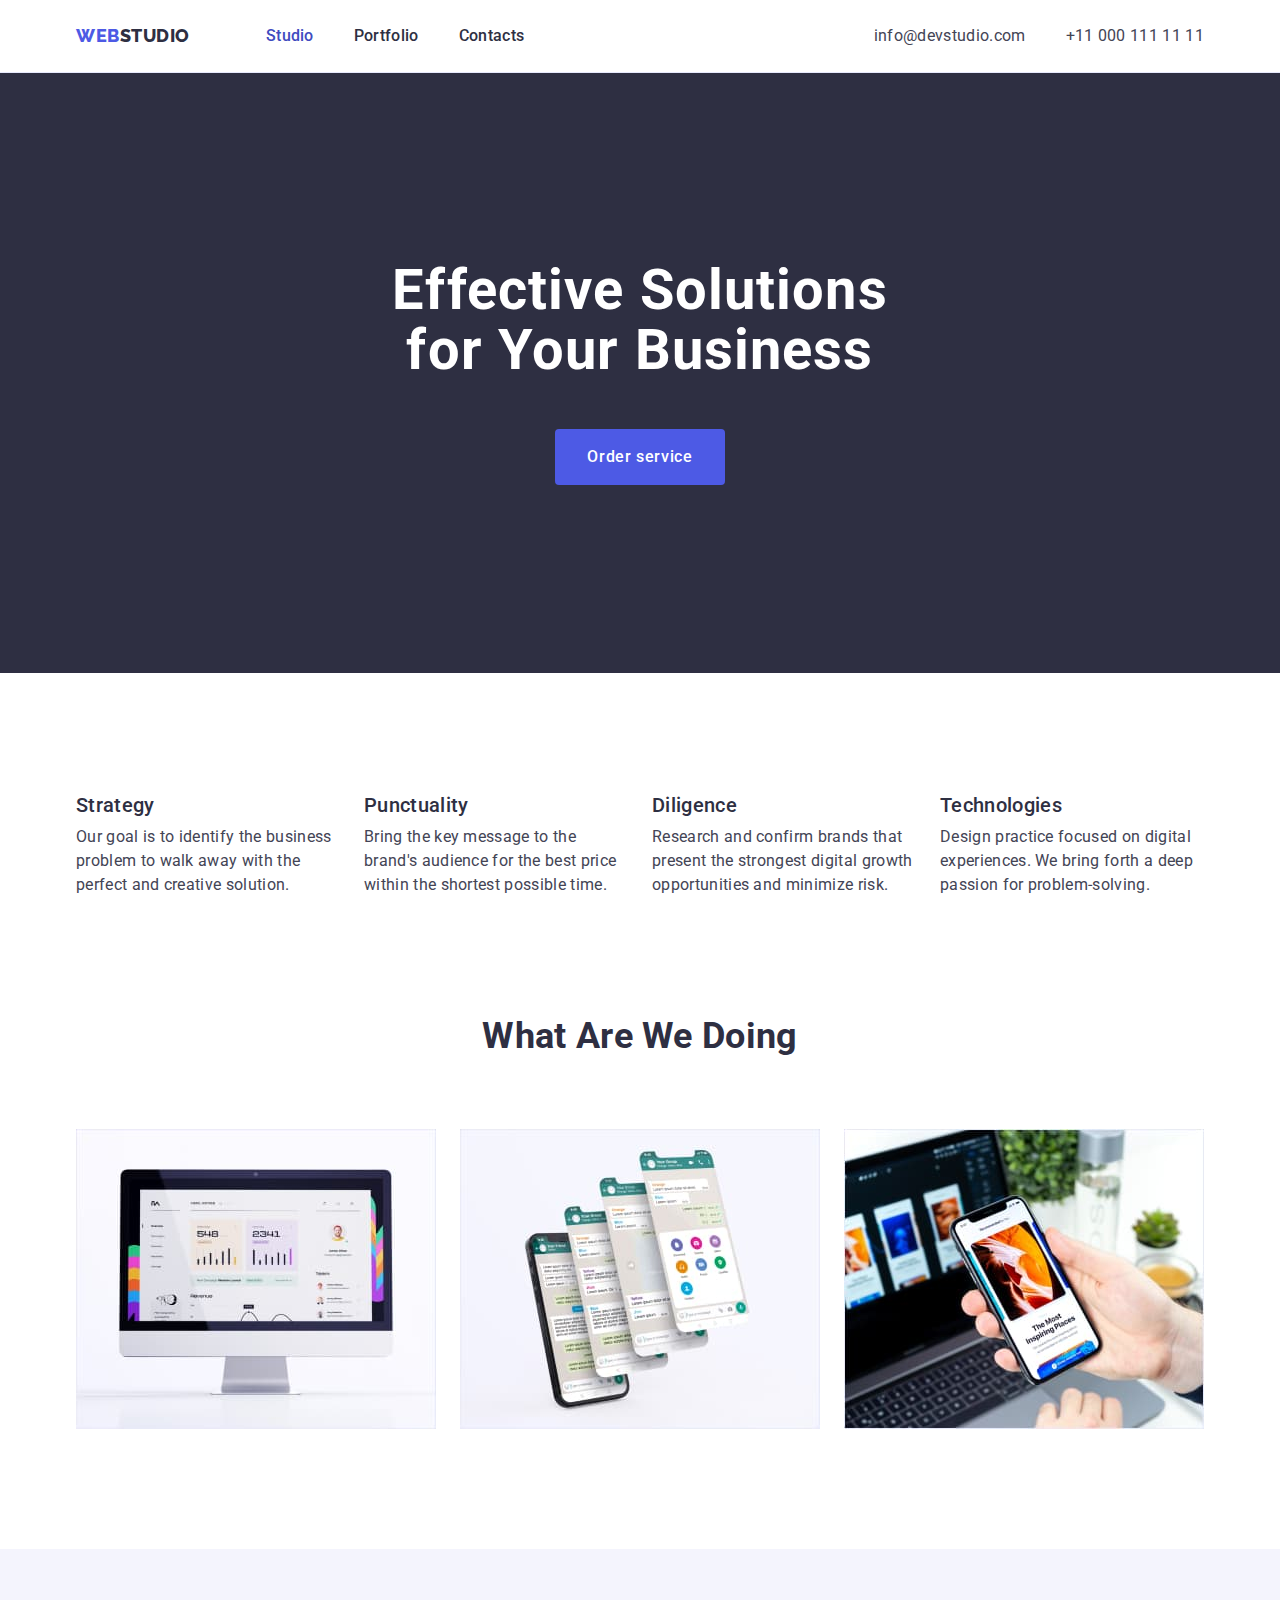
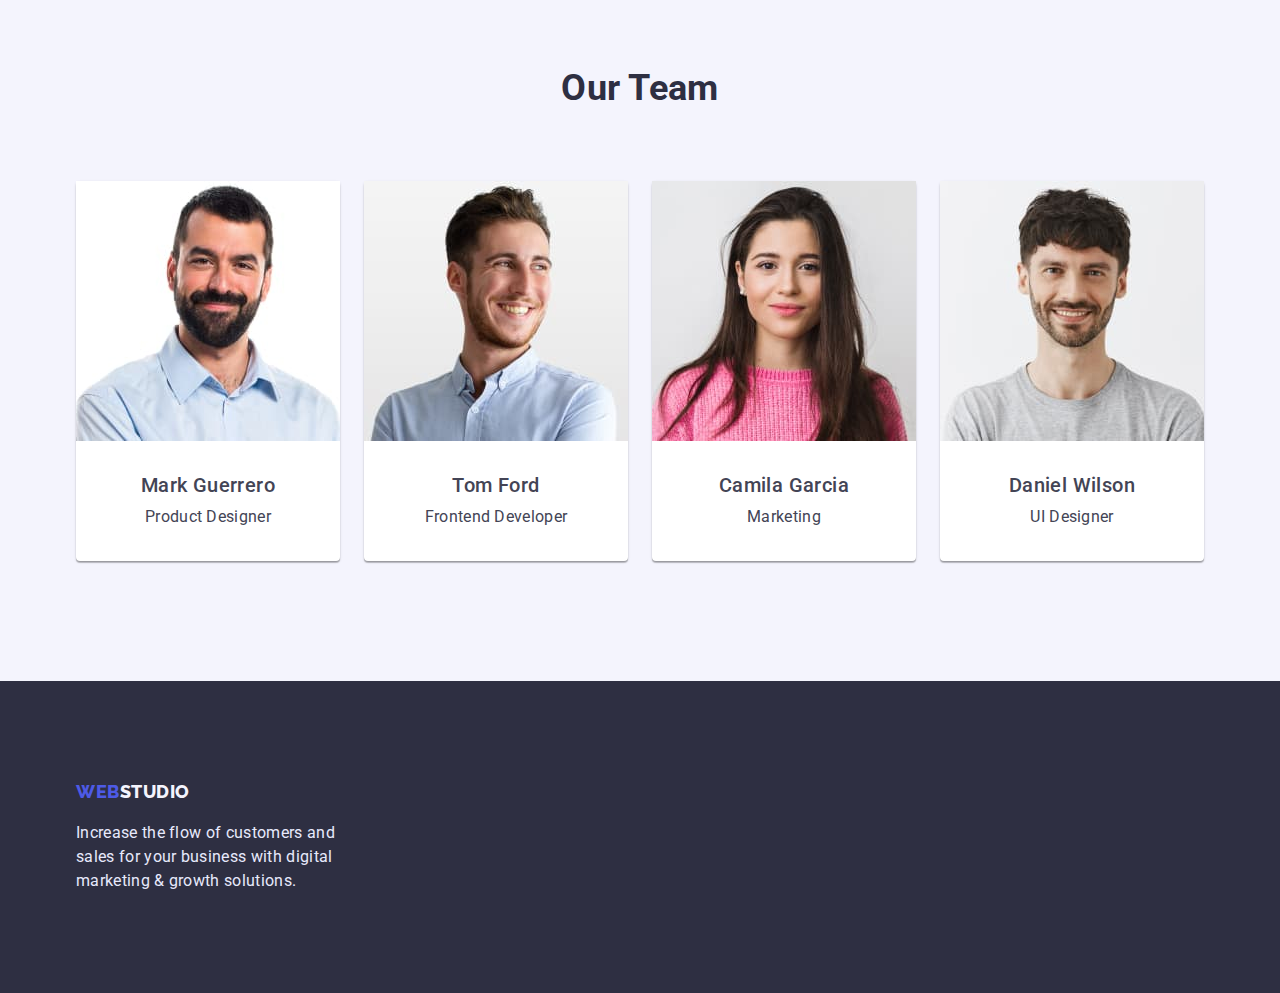
<file: index.html>
<!DOCTYPE html>
<html lang="en">

<head>
  <meta charset="UTF-8" />
  <meta http-equiv="X-UA-Compatible" content="IE=edge" />
  <meta name="viewport" content="width=device-width, initial-scale=1.0" />
  <title>Document</title>
  <link rel="stylesheet" href="https://cdn.jsdelivr.net/npm/modern-normalize@1.1.0/modern-normalize.min.css">
  <link href="https://fonts.googleapis.com/css2?family=Raleway:wght@700&display=swap" rel="stylesheet" />
  <link
    href="https://fonts.googleapis.com/css2?family=Raleway:wght@400;500;700;800&family=Roboto:wght@400;500;700;900&display=swap"
    rel="stylesheet" />
  <link rel="stylesheet" href="./css/styles.css" />
</head>

<body>
  <!-- Шапка сайта -->
  <header class="page-header">
    <div class="container header-container">
      <nav class="nav">
        <a href="./index.html" class="logo logo-primary link"><span class="logo-accent link">WEB</span>STUDIO</a>
        <ul class="site-nav list">
          <li class="menu-nav">
            <a href="./index.html" class="link current">Studio</a>
          </li>
          <li class="menu-nav">
            <a href="./portfolio.html" class="link">Portfolio</a>
          </li>
          <li class="menu-nav"><a href="#" class="link">Contacts</a></li>
        </ul>
      </nav>
      <address class="contacts">
        <ul class="address list">
          <li class="address-item">
            <a href="mailto:info@devstudio.com" class="link">info@devstudio.com</a>
          </li>
          <li class="address-item">
            <a href="tel:+110001111111" class="link">+11 000 111 11 11</a>
          </li>
        </ul>
      </address>
    </div>
  </header>

  <main>
    <!-- Hero-->
    <section class="hero">
      <div class="container">
        <h1 class="hero-title">
          Effective Solutions<br />
          for Your Business
        </h1>
        <button type="button" class="button primary">Order service</button>
      </div>
    </section>
    <!-- Strategy-->
    <section class="feature-section">
      <div class="container">
        <h2 class="visually-hidden">Our Strategy</h2>
        <ul class="feature list">
          <li class="feature-item">
            <h3 class="featurs-title">Strategy</h3>
            <p class="featurs-text">
              Our goal is to identify the business problem to walk away with
              the perfect and creative solution.
            </p>
          </li>
          <li class="feature-item">
            <h3 class="featurs-title">Punctuality</h3>
            <p class="featurs-text">
              Bring the key message to the brand's audience for the best price
              within the shortest possible time.
            </p>
          </li>
          <li class="feature-item">
            <h3 class="featurs-title">Diligence</h3>
            <p class="featurs-text">
              Research and confirm brands that present the strongest digital
              growth opportunities and minimize risk.
            </p>
          </li>
          <li class="feature-item">
            <h3 class="featurs-title">Technologies</h3>
            <p class="featurs-text">
              Design practice focused on digital experiences. We bring forth a
              deep passion for problem-solving.
            </p>
          </li>
        </ul>
      </div>
    </section>
    <!-- Work section -->
    <section class="work-section section">
      <div class="work-container container">
        <h2 class="work-title">What are we doing</h2>
        <ul class="work list">
          <li class="work-item">
            <img src="./images/photo1.jpg" alt="Business analysis" width="360" height="300" />
          </li>
          <li class="work-item">
            <img src="./images/photo2.jpg" alt="Communication" width="360" height="300" />
          </li>
          <li class="work-item">
            <img src="./images/photo3.jpg" alt="Mobile application" width="360" height="300" />
          </li>
        </ul>
      </div>
    </section>
    <!-- Team -->
    <section class="team-section section">
      <div class="container">
        <h2 class="team-title">Our Team</h2>
        <ul class="team list">
          <li class="team-item">
            <img src="./images/ph1.jpg" alt="Mark Guerrero" width="264" height="260" />
            <div class="card">
              <h3 class="team-subtitle">Mark Guerrero</h3>
              <p class="team-text">Product Designer</p>
            </div>
          </li>
          <li class="team-item">
            <img src="./images/ph2.jpg" alt="Tom Ford" width="264" height="260" />
            <div class="card">
              <h3 class="team-subtitle">Tom Ford</h3>
              <p class="team-text">Frontend Developer</p>
            </div>
          </li>
          <li class="team-item">
            <img src="./images/ph3.jpg" alt="Camila Garcia" width="264" height="260" />
            <div class="card">
              <h3 class="team-subtitle">Camila Garcia</h3>
              <p class="team-text">Marketing</p>
            </div>
          </li>
          <li class="team-item">
            <img src="./images/ph4.jpg" alt="Daniel Wilson" width="264" height="260" />
            <div class="card">
              <h3 class="team-subtitle">Daniel Wilson</h3>
              <p class="team-text">UI Designer</p>
            </div>
          </li>
        </ul>
      </div>
    </section>
  </main>
  <!-- Footer -->
  <footer class="page-footer">
    <div class="container footer">
      <a href="./index.html" class="logo-second link"><span class="logo-accent link">WEB</span>STUDIO</a>
      <p class="footer-text">
        Increase the flow of customers and sales for your business with
        digital marketing & growth solutions.
      </p>
    </div>
  </footer>
</body>

</html>
</file>
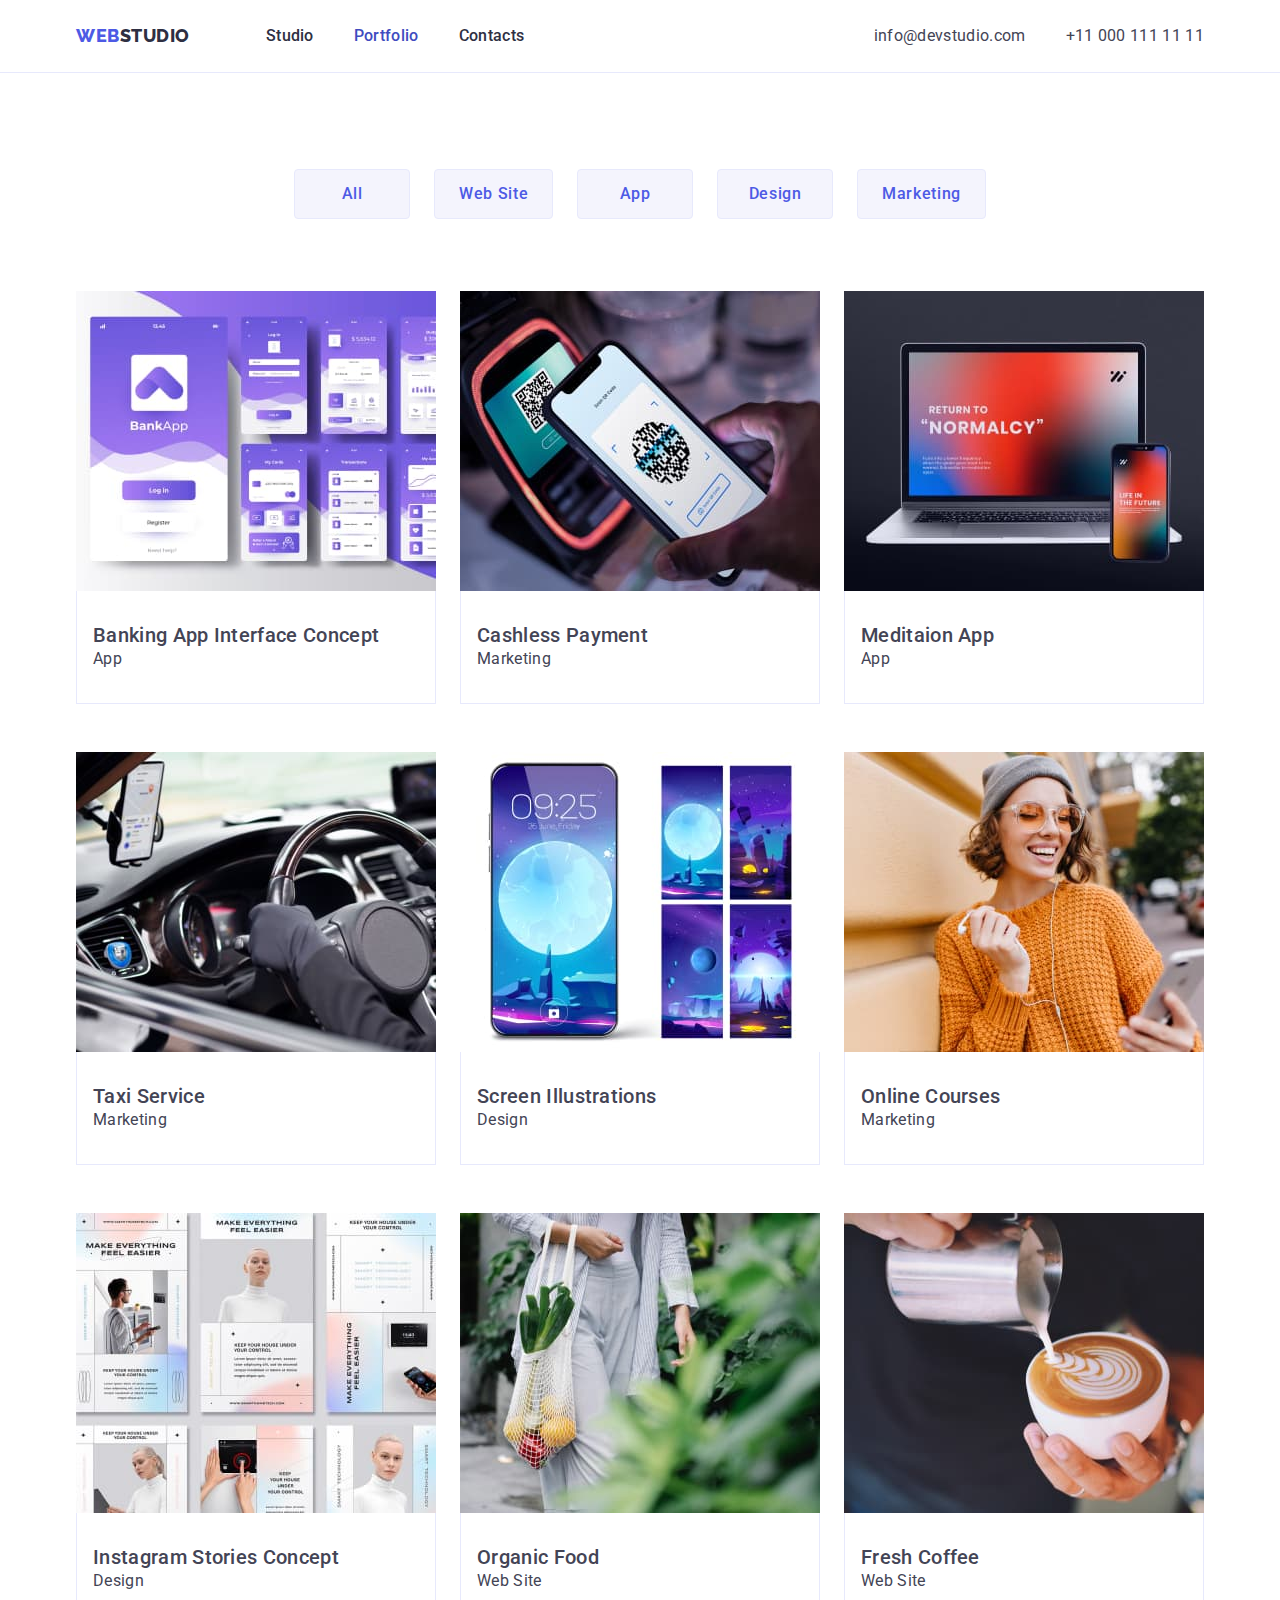
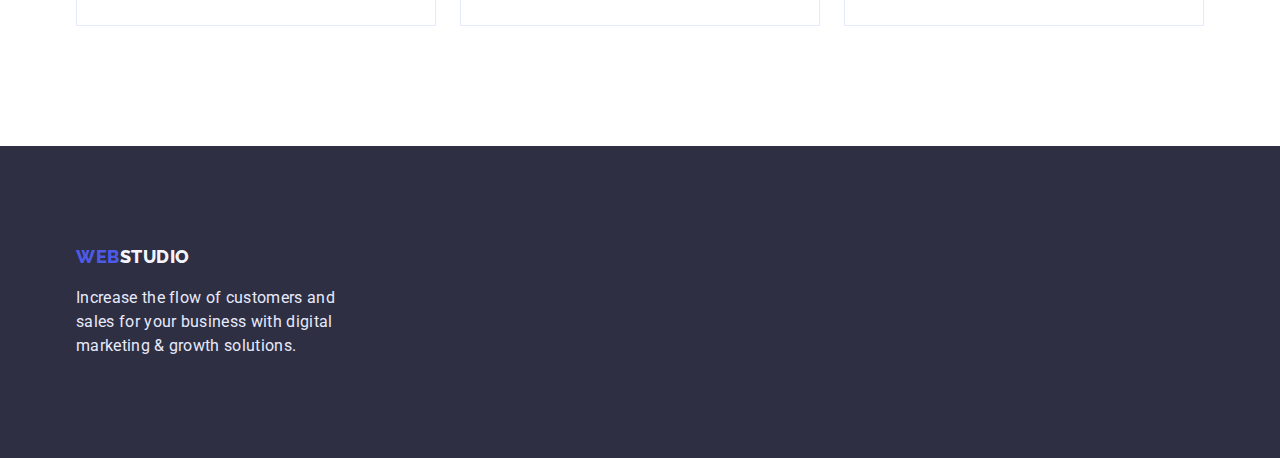
<file: portfolio.html>
<!DOCTYPE html>
<html lang="en">

<head>
  <meta charset="UTF-8" />
  <meta http-equiv="X-UA-Compatible" content="IE=edge" />
  <meta name="viewport" content="width=device-width, initial-scale=1.0" />
  <title>Document</title>
  <link rel="stylesheet" href="https://cdn.jsdelivr.net/npm/modern-normalize@1.1.0/modern-normalize.min.css">
  <link href="https://fonts.googleapis.com/css2?family=Raleway:wght@700&display=swap" rel="stylesheet" />
  <link
    href="https://fonts.googleapis.com/css2?family=Raleway:wght@400;500;700;800&family=Roboto:wght@400;500;700&display=swap"
    rel="stylesheet" />
  <link rel="stylesheet" href="./css/styles.css" />
</head>

<body>
  <!-- Шапка сайта -->
  <header class="page-header">
    <div class="container header-container">
      <nav class="nav">
        <a href="./index.html" class="logo logo-primary link"><span class="logo-accent link">WEB</span>STUDIO</a>
        <ul class="site-nav list">
          <li class="menu-nav">
            <a href="./index.html" class="link">Studio</a>
          </li>
          <li class="menu-nav">
            <a href="./portfolio.html" class="link current">Portfolio</a>
          </li>
          <li class="menu-nav"><a href="#" class="link">Contacts</a></li>
        </ul>
      </nav>
      <address class="contacts">
        <ul class="address list">
          <li class="address-item">
            <a href="mailto:info@devstudio.com" class="link">info@devstudio.com</a>
          </li>
          <li class="address-item">
            <a href="tel:+110001111111" class="link">+11 000 111 11 11</a>
          </li>
        </ul>
      </address>
    </div>
  </header>

  <main>
    <section class="portfolio-section">
      <div class="container">
        <h1 class="visually-hidden">Buttons</h1>
        <ul class="filter-btn list">
          <li>
            <button type="button" class="button secondary">All</button>
          </li>
          <li>
            <button type="button" class="button secondary">Web Site</button>
          </li>
          <li>
            <button type="button" class="button secondary">App</button>
          </li>
          <li>
            <button type="button" class="button secondary">Design</button>
          </li>
          <li>
            <button type="button" class="button secondary">Marketing</button>
          </li>
        </ul>
        <ul class="photo-cards list">
          <li class="card-item">
            <img src="./images/ph5.jpg" alt="BankApp" width="360" height="300" />
            <div class="photo-info">
              <h3 class="photo-subtitle">Banking App Interface Concept</h3>
              <p class="photo-text">App</p>
            </div>
          </li>

          <li class="card-item">
            <img src="./images/ph6.jpg" alt="Payment" width="360" height="300" />
            <div class="photo-info">
              <h3 class="photo-subtitle">Cashless Payment</h3>
              <p class="photo-text">Marketing</p>
            </div>
          </li>
          <li class="card-item">
            <img src="./images/ph7.jpg" alt="Site" width="360" height="300" />
            <div class="photo-info">
              <h3 class="photo-subtitle">Meditaion App</h3>
              <p class="photo-text">App</p>
            </div>
          </li>
          <li class="card-item">
            <img src="./images/ph8.jpg" alt="Driver" width="360" height="300" />
            <div class="photo-info">
              <h3 class="photo-subtitle">Taxi Service</h3>
              <p class="photo-text">Marketing</p>
            </div>
          </li>
          <li class="card-item">
            <img src="./images/ph9.jpg" alt="Screen Illustrations" width="360" height="300" />
            <div class="photo-info">
              <h3 class="photo-subtitle">Screen Illustrations</h3>
              <p class="photo-text">Design</p>
            </div>
          </li>
          <li class="card-item">
            <img src="./images/ph10.jpg" alt="Online Courses" width="360" height="300" />
            <div class="photo-info">
              <h3 class="photo-subtitle">Online Courses</h3>
              <p class="photo-text">Marketing</p>
            </div>
          </li>
          <li class="card-item">
            <img src="./images/ph11.jpg" alt="Instagram Stories Concept" width="360" height="300" />
            <div class="photo-info">
              <h3 class="photo-subtitle">Instagram Stories Concept</h3>
              <p class="photo-text">Design</p>
            </div>
          </li>
          <li class="card-item">
            <img src="./images/ph12.jpg" alt="Organic Food" width="360" height="300" />
            <div class="photo-info">
              <h3 class="photo-subtitle">Organic Food</h3>
              <p class="photo-text">Web Site</p>
            </div>
          </li>
          <li class="card-item">
            <img src="./images/ph13.jpg" alt="Fresh Coffee" width="360" height="300" />
            <div class="photo-info">
              <h3 class="photo-subtitle">Fresh Coffee</h3>
              <p class="photo-text">Web Site</p>
            </div>
          </li>
        </ul>
      </div>
    </section>
  </main>
  <footer class="page-footer">
    <div class="container footer">
      <a href="./index.html" class="logo-second link"><span class="logo-accent link">WEB</span>STUDIO</a>
      <p class="footer-text">
        Increase the flow of customers and sales for your business with
        digital marketing & growth solutions.
      </p>
    </div>
  </footer>
</body>

</html>
</file>
<file: css/styles.css>
:root {
  --primary-text-color: #434455;
  --title-text-color: #2e2f42;
  --accent-color: #4d5ae5;
  --primary-white-color: #ffffff;
  --link-color: #404bbf;
  --alternative-color: #f4f4fd;
  --description-color: #e7e9fc;
}

/* General styles */

*,
*::before,
*::after {
  box-sizing: border-box;
}

body {
  margin: 0;

  font-family: "Roboto", sans-serif;
  letter-spacing: 0.02em;
  font-size: 16px;
  line-height: 1.5;

  color: var(--primary-text-color);
  background-color: var(--primary-white-color);
}

.list {
  list-style: none;

  margin: 0;
  padding-left: 0;
}

.link {
  text-decoration: none;
}
h1,
h2,
h3,
h4,
p {
  margin-top: 0;
  margin-bottom: 0;
  margin-right: 0;
}

img {
  display: block;
}

ul {
  margin-top: 0;
  margin-bottom: 0;
  padding-left: 0;
}

.section {
  padding: 120px 0;
}

.container {
  padding: 0 15px;
  margin: 0 auto;
  width: 1158px;;
}

.button {
  font-family: inherit;
  font-weight: 500;
  font-size: 16px;
  line-height: 1.5;
  letter-spacing: 0.04em;
  text-decoration: none;

  display: inline-block;
  text-align: center;
  border-radius: 4px;
  border-color: transparent;
}

/* Header */

.page-header{
/* padding-top: 24px;
  padding-bottom: 24px; */
  border-bottom: 1px solid var(--description-color);
}

.header-container {
  display: flex;
  justify-content: space-between;
  align-items: center;
}

.nav {
  display: flex;
  align-items: center;
}

.logo {
  font-family: "Raleway", sans-serif;
  padding-top: 24px;
  padding-bottom: 24px;
  font-weight: 800;
  font-size: 18px;
  line-height: 1.17;
  letter-spacing: 0.03em;
  text-transform: uppercase;
  color: var(--title-text-color);
  margin-right: 76px;
}


.logo-accent {
  color: var(--accent-color);
}

.site-nav {
  display: flex;
  align-items: center;
}

.menu-nav {
  margin-right: 40px;
}

.menu-nav:last-child {
  margin-right: 0;
}

.menu-nav .link{
  font-weight: 500;
  letter-spacing: 0.02em;
  color: var(--title-text-color);
  display: block;
  padding-top: 24px;
  padding-bottom: 24px;
  }

.site-nav .link:hover,
.site-nav .link:focus {
  color: var(--link-color);
}

.site-nav .link.current {
  color: var(--link-color);
}

.contacts {
  font-style: normal;
  margin-left: auto;
}

.address{
  display: flex;
  align-items: center;
}

.address-item:not(:last-child) {
  margin-right: 40px;
}

.address .link {
  font-style: normal;
  color: var(--primary-text-color);
  display: block;
  padding-top: 24px;
  padding-bottom: 24px;
}

.address .link:hover,
.address .link:focus {
  color: var(--link-color);
}

/* hero section */ 

.hero {
  text-align: center;
  height: 600px;
  padding-top: 188px;
  padding-bottom: 188px;
  background-color: var(--title-text-color);
}

.hero-title {
  font-weight: 700;
  font-size: 56px;
  line-height: 1.07;
  letter-spacing: 0.02em;
  color: var(--primary-white-color);

  width: 496px;
  margin-right: auto;
  margin-left: auto;
  margin-bottom: 48px;
}


.button {
  font-family: inherit;
  font-weight: 500;
  font-size: 16px;
  line-height: 1.5;
  letter-spacing: 0.04em;
  text-decoration: none;

  display: inline-block;
  text-align: center;
  border-radius: 4px;
  border-color: transparent;
}

.button.primary {
  min-width: 169px;
  height: 56px;
  left: 636px;
  top: 428px;
  color: var(--primary-white-color);
  background: var(--accent-color);
  padding: 16px 32px;
  border: none;
  border-radius: 4px;
  cursor: pointer;
}
.button:hover,
.button:focus {
  color: var(--primary-white-color);
  background: var(--link-color);
}


/* Strategy section */

.feature-section{
  padding-top: 120px;
  padding-bottom: 120px;
}

.feature{
  display: flex;
  gap: 24px;
}


.visually-hidden {
  position: absolute;
  width: 1px;
  height: 1px;
  margin: -1px;
  border: 0;
  padding: 0;

  white-space: nowrap;
  clip-path: inset(100%);
  clip: rect(0 0 0 0);
  overflow: hidden;
}

.feature-item{
width: calc((100% - 72px) / 4);
}

.featurs-title {
  font-weight: 500;
  font-size: 20px;
  line-height: 1.2;
  text-transform: capitalize;
  color: var(--title-text-color);
  margin-bottom: 8px;

}
.feature-text {
  font-size: 16px;
  line-height: 1.5;
  letter-spacing: 0.02em;
  color: var(--primary-text-color);
}

/* Work section */

.work-section {
    text-align: center;
    padding-top: 0;
    font-size: 36px;
    line-height: 1.11;
    text-align: center;
    text-transform: capitalize;
    color: var(--title-text-color);
    }

.work-container{
  display: flex;
  flex-direction: column;
  flex-basis: 412px;
}

.work{
  display: flex;
  gap: 24px;
}


.work-item {
    display: flex;
    flex-basis: 360px;
  }

/* Team section */


.work-title,
.team-title  {
  text-align: center;
  font-size: 36px;
  line-height: 1.11;
  text-transform: capitalize;
  color: var(--title-text-color);
  margin-bottom: 72px;
}

.team-section {
  background: var(--alternative-color);
  padding: 120px 0;
  text-align: center;
}

.team{
  display: flex;
  line-height: 1.2;
}

.team-item {
  background-color: var(--primary-white-color);
  width: 264px;
  box-shadow: 0px 2px 1px rgba(0, 0, 0, 0.2), 0px 1px 1px rgba(0, 0, 0, 0.14), 0px 1px 3px rgba(0, 0, 0, 0.12);
  border-radius: 4px;
}

.team-item:not(:last-child) {
  margin-right: 24px;
}

.card{
  padding-top: 32px;
  padding-left: 16px;
  padding-right: 16px;
  padding-bottom: 32px;
}

.team-subtitle{
  font-weight: 500;
  font-size: 20px;
  line-height: 1.2;
  letter-spacing: 0.02em;
  color: var(--primary-text-color);
  margin-bottom: 8px;
}

.team-text{
  font-size: 16px;
  line-height: 1.5;
  letter-spacing: 0.02em;
  color: var(--primary-text-color);
}

/*Section Portfolio*/

.portfolio-section {
  padding-top: 96px;
  padding-bottom: 120px;
}

.filter-btn {
  display: flex;
  align-items: center;
  justify-content: center;
  margin-bottom: 72px;
  gap: 24px;
}

.button.secondary {
  font-family: inherit;
  min-width: 116px;
  padding: 12px 24px;
  color: var(--accent-color);
  background: var(--alternative-color);
  border: 1px solid var(--description-color);
  border-radius: 4px;
  cursor: pointer;
}

.button.secondary:hover,
.button.secondary:focus {
  color: var(--alternative-color);
  background: var(--link-color);
  box-shadow: 0px 3px 1px rgba(0, 0, 0, 0.1), 0px 2px 1px rgba(0, 0, 0, 0.08), 0px 2px 2px rgba(0, 0, 0, 0.12);
  border-color: transparent;
}

.photo-cards {
  display: flex;
  flex-wrap: wrap;
  gap: 48px 24px;
}

.card-item{
  width: calc((100% - 48px) / 3);
  display: flex;
  flex-direction: column;
  background: var(--primary-white-color);
}

.photo-info{
  padding-top: 32px;
  padding-bottom: 32px;
  padding-left: 16px;
  padding-right: 16px;
  border: 1px solid var(--description-color);
  border-top: none;
}

.photo-subtitle{
  font-weight: 500;
  font-size: 20px;
  line-height: 1.2;

}


/* Footer */

.page-footer{
  background-color: var(--title-text-color);
  padding-top: 100px;
  padding-bottom: 100px;
}

.footer-text {
  color: var(--description-color);
  width: 279px;
  margin-top: 16px;
}

.logo-second {
  font-family: "Raleway";
  font-weight: 800;
  font-size: 18px;
  line-height: 21px;
  letter-spacing: 0.03em;
  color: var(--alternative-color);
}
</file>
